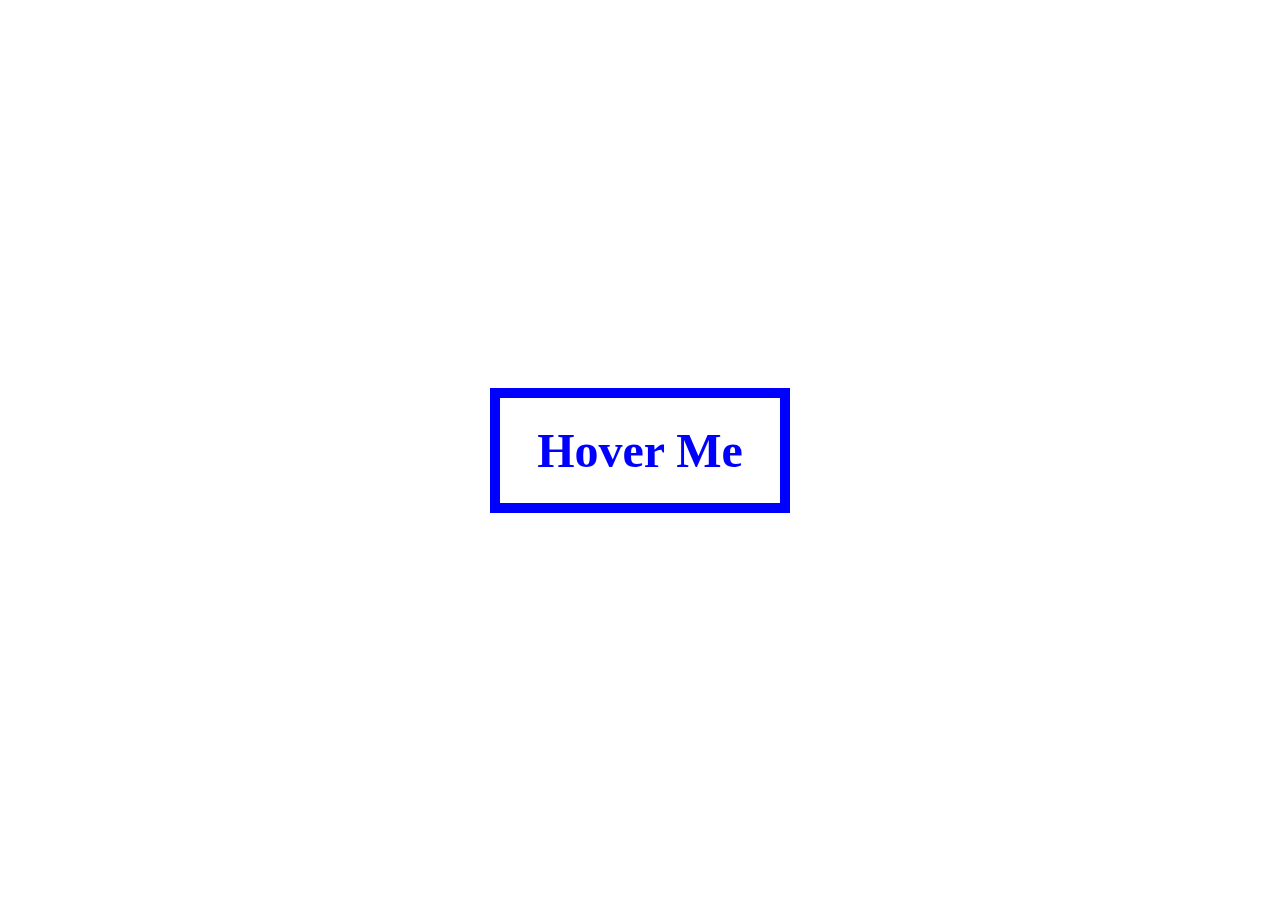
<file: Button-rotate/index.html>
<!DOCTYPE html>
<html>
<head>
	<title>Rotate Button Design</title>
	<link rel="stylesheet" href="style.css">
</head>
<body>
	<div class="btn-parent">
		<div class="btn default-view">Hover Me</div>
		<div class="btn hover-view">Surprise!</div>
	</div>
</body>
</html>
</file>
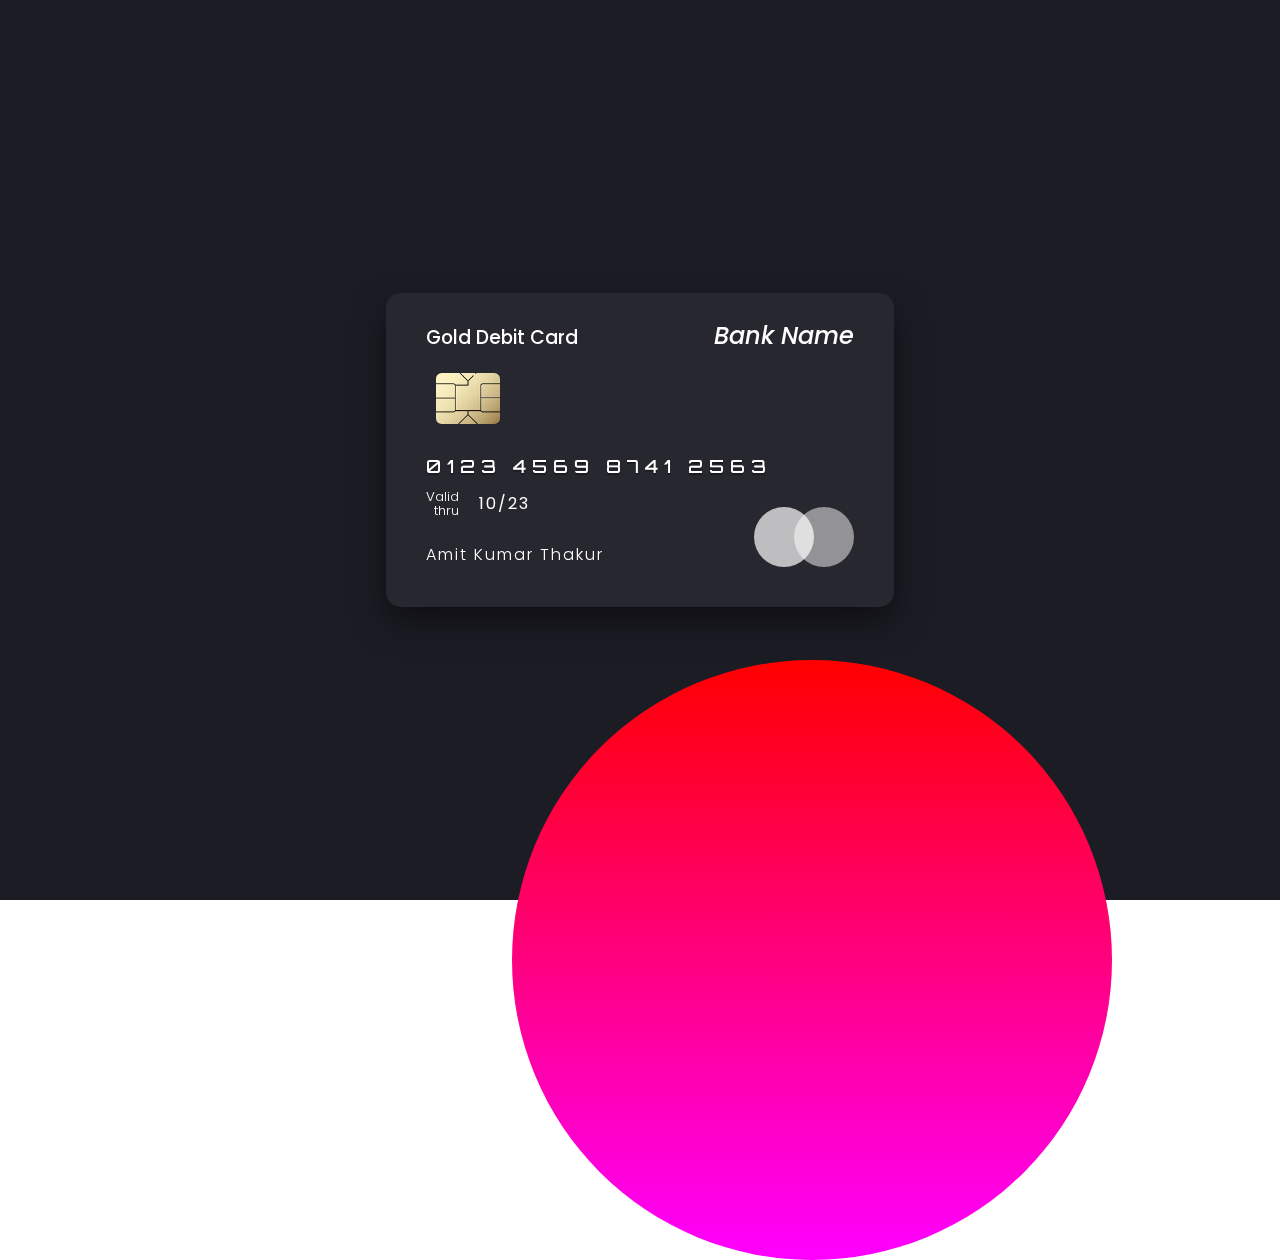
<file: Flip card/index.html>
<!DOCTYPE html>
<html>
<head>
	<title>
		Flip Debit Card
	</title>
	<link rel="stylesheet" type="text/css" href="style.css">
</head>
<body>
	<section>
		<div class="card">
			<div class="face front">
				<h3 class="debit">
					Gold Debit Card
				</h3>
				<h3 class="bank">
					Bank Name
				</h3>
				<img src="chip.jpg" class="chip">
				<h3 class="number">
					0123 4569 8741 2563
				</h3>
				<h5 class="valid"><span>Valid<br>thru</span><span>10/23</span></h5>
				<h5 class="cardHolder">
					Amit Kumar Thakur
				</h5>
			</div>
			<div class="face back">
				<div class="blackbar">
					
				</div>
				<div class="cvvtext">
					<h5>Authorized Signature-not valid unless signed</h5>
					<div class="whiteBar">
						
					</div>
					<div class="cvv">123</div>
				</div>
				<p class="text">
					Lorem Ipsum is simply dummy text of the printing and typesetting industry. Lorem Ipsum has been the industry's standard dummy text ever since the 1500s, when an unknown printer took a galley of type and scrambled it to make a type specimen book. It has survived not only five centuries, but also the leap into electronic typesetting, remaining essentially unchanged. It was popularised in the 1960s with the release of Letraset sheets containing Lorem Ipsum passages, and more recently with desktop publishing software like Aldus PageMaker including versions of Lorem Ipsum.
				</p>
			</div>
		</div>
	</section>
</body>
</html>
</file>
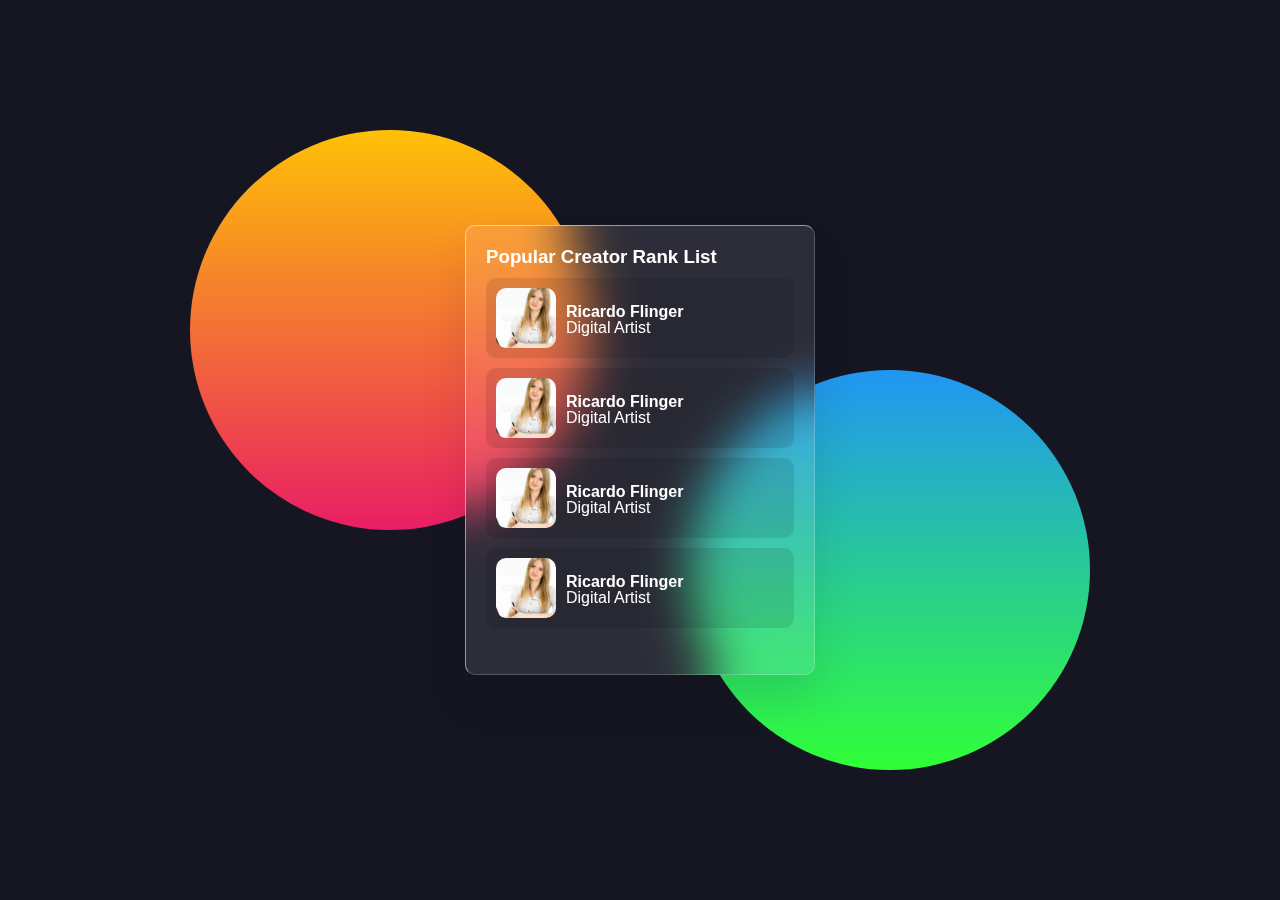
<file: list_hover/index.html>
<!DOCTYPE html>
<html>
<head>
	<meta charset="utf-8">
	<title>Glassmorphism List Hover Effect</title>
	<link rel="stylesheet" type="text/css" href="style.css">
</head>
<body>
	<section>
		<div class="box">
			<h3>
				Popular Creator Rank List
			</h3>
			<div class="list">
				<div class="imgBx">
					<img src="img1.jpg">
				</div>
				<div class="content">
					<h2 class="rank"><small>#</small>1</h2>
					<h4>Ricardo Flinger</h4>
					<p>Digital Artist</p>
				</div>
			</div>

			<div class="list">
				<div class="imgBx">
					<img src="img1.jpg">
				</div>
				<div class="content">
					<h2 class="rank"><small>#</small>2</h2>
					<h4>Ricardo Flinger</h4>
					<p>Digital Artist</p>
				</div>
			</div>

			<div class="list">
				<div class="imgBx">
					<img src="img1.jpg">
				</div>
				<div class="content">
					<h2 class="rank"><small>#</small>3</h2>
					<h4>Ricardo Flinger</h4>
					<p>Digital Artist</p>
				</div>
			</div>

			<div class="list">
				<div class="imgBx">
					<img src="img1.jpg">
				</div>
				<div class="content">
					<h2 class="rank"><small>#</small>4</h2>
					<h4>Ricardo Flinger</h4>
					<p>Digital Artist</p>
				</div>
			</div>
		</div>
	</section>
</body>
</html>
</file>
<file: Button-rotate/style.css>
*{
	box-sizing: border-box;
}
body{
	margin: 0;
	display: flex;
	justify-content: center;
	align-items: center;
	height: 100vh;
	padding: 0;
	perspective: 800px;
}

.btn-parent{
	width: 300px;
	height: 125px;
	position: relative;
	transition: transform 500ms ease-in-out;
	transform-style: preserve-3d;
	transform: translateZ(-62.5px);
}

.btn {
	width: 100%;
	height: 100%;
	font-weight: bold;
	font-size: 3em;
	display: flex;
	justify-content: center;
	align-items: center;
	backface-visibility: hidden;
	cursor: pointer;
	position: absolute;
	border:10px solid blue;

}

.btn-parent:hover{
	transform: rotateX(-90deg) translateY(62.5px);
}

.default-view{
	transform: translateZ(62.5px);
	color: blue;
}


.hover-view {
	background-color: blue;
	color: white;
	transform: rotateX(90deg) translateZ(62.5px);
}
</file>
<file: Flip card/style.css>
@import url('https://fonts.googleapis.com/css2?family=Poppins&display=swap');
@import url('https://fonts.googleapis.com/css2?family=Orbitron:wght@500&display=swap');

*{
	margin: 0;
	padding: 0;
	box-sizing: border-box;
	font-family: 'Poppins', sans-serif;
}

body {
	overflow: hidden;
}

section {
	display: flex;
	justify-content: center;
	align-items: center;
	min-height: 100vh;
	background:#1c1c25;
}

section::before {
	content: '';
	position: absolute;
	bottom: -40%;
	left:40%;
	width: 600px;
	height: 600px;
	background:linear-gradient(#f00,#f0f);
	border-radius: 50%;
}

.card {
	position: relative;
	width: 508px;
	height: 314px;
	transform-style: :preserve-3d;
	perspective: 500px;
}

.card .face{
	position: absolute;
	top: 0;
	left: 0;
	width: 100%;
	height: 100%;
	box-shadow: 0 15px 35px rgba(0,0,0,0.5);
	border-radius: 15px;
	background:rgba(255,255,255,0.05);
	backdrop-filter:blur(10px);
	transform-style:preserve-3d;
	transition: 1s;
	backface-visibility: hidden;
}


.card:hover .face.front{
	transform: rotateY(180deg);
}

.card .face.back{
	transform: rotateY(180deg);
}

.card:hover .face.back{
	transform: rotateY(360deg);
}

.card .face.front::before {
	content: '';
	position: absolute;
	bottom: 40px;
	right: 40px;
	width: 60px;
	height: 60px;
	background:#fff;
	border-radius: 50%;
	opacity: 0.5;
}
.card .face.front::after {
	content: '';
	position: absolute;
	bottom: 40px;
	right: 80px;
	width: 60px;
	height: 60px;
	background:#fff;
	border-radius: 50%;
	opacity: 0.7;
}

.card .face .chip {
	border-radius: 0.35em;

}


.card .face.front .debit {
	position: absolute;
	left: 40px;
	top: 30px;
	color: #fff;
	font-weight: 500;

}

.card .face.front .bank {
	position: absolute;
	right: 40px;
	top: 25px;
	color: #fff;
	font-weight: 500;
	font-style: italic;
	font-size: 24px;
	
}

.card .face.front .chip {
	position: absolute;
	top: 80px;
	left: 50px;
	max-width: 64px;

	
}

.card .face.front .number {
	position: absolute;
	bottom: 130px;
	left: 40px;
	color: #fff;
	font-weight: 500;
	letter-spacing: 6px;
	font-size: 18px;
	text-shadow: 0 2px 1px #0005;
	font-family: 'Orbitron',sans-serif;
}

.card .face.front .valid {
	position: absolute;
	bottom: 90px;
	left: 40px;
	display: flex;
	justify-content: center;
	align-items: center;
	color: #fff;
	font-weight: 300;
	line-height: 1em;
	text-align: right;
}

.card .face.front .valid span:last-child{
	margin-left: 20px;
	font-size: 16px;
	font-weight: 400;
	letter-spacing: 2px;
}

.card .face.front .cardHolder {
	position: absolute;
	bottom: 40px;
	left:40px;
	color: #fff;
	font-weight: 300;
	font-size: 16px;
	letter-spacing: 2px;

}

.card .face.back .blackbar {
	position: absolute;
	top:40px;
	width: 100%;
	height: 60px;
	background-color: #000;

}

.card .face.back .cvvtext {
	position: absolute;
	top: 120px;
	left: 30px;

}

.card .face.back .cvvtext h5{
	color: #fff;
	font-weight: 400;
	font-size: 12px;
	text-transform: uppercase;
	letter-spacing: 2px;
}

.card .face.back .cvvtext .whiteBar{
	position: relative;
	width: 400px;
	height: 40px;
	background-color: #fff;
	margin-top: 5px;
}

.card .face.back .cvvtext .cvv{
	position: relative;
	background-color: #ccc;
	color: #fff;
	width: 50px;
	height: 30px;
	font-weight: 600;
	letter-spacing: 3px;
	display: flex;
	justify-content: center;
	align-items: center;
	left: 395px;
	top:-35px;
}

.card .face.back .text {
	position: absolute;
	bottom: 30px;
	left: 30px;
	right: 30px;
	color: #fff;
	font-size: 10px;
	line-height: 1.4em;
	font-weight: 300;
}
</file>
<file: list_hover/style.css>
* {
	margin: 0;
	padding: 0;
	box-sizing: border-box;
	font-family: sans-serif;
}

section {
	position: relative;
	background:#161623;
	min-height: 100vh;
	overflow: hidden;
	display: flex;
	justify-content: center;
	align-items: center;
}

section::before{
	content: '';
	position: absolute;
	width: 400px;
	height: 400px;
	background:linear-gradient(#ffc107, #e91e63);
	border-radius: 50%;
	transform: translate(-250px, -120px);
}

section::after{
	content: '';
	position: absolute;
	width: 400px;
	height: 400px;
	background:linear-gradient(#2196f3, #31ff37);
	border-radius: 50%;
	transform: translate(250px, 120px);
}

.box {
	position: relative;
	min-width: 350px;
	min-height: 450px;
	background:rgba(255, 255, 255, 0.1);
	box-shadow: 0 25px 45px rgba(0,0,0,0.1);
	border:1px solid rgba(255,255,255,0.5);
	border-right: 1px solid rgba(255,255,255,0.2);
	border-bottom: 1px solid rgba(255,255,255,0.2);
	border-radius: 10px;
	z-index: 1;
	padding: 20px;
	backdrop-filter:blur(25px);
}

.box h3{
	color: #fff;

}

.box .list{
	position: relative;
	display: flex;
	padding: 10px;
	background:rgba(0,0,0,0.1);
	border-radius: 10px;
	margin:10px 0;
	cursor: pointer;
	transition: 0.5s;
	overflow: hidden;
}

.box .list:hover {
	background:#fff;
	box-shadow: -15px 30px 50px rgba(0,0,0,0.5);
	transform: scale(1.15) translateX(30px) translateY(-15px);
	z-index: 1000;
}

.box .list .imgBx{
	position: relative;
	width: 60px;
	height: 60px;
	border-radius: 10px;
	overflow: hidden;
	margin-right: 10px;
}

.box .list .imgBx img{
	position: absolute;
	top: 0;
	left: 0;
	width: 100%;
	height: 100%;
	object-fit: cover;
}

.box .list .content {
	display: flex;
	flex-direction: column;
	justify-content: center;
	color: #fff;
}

.box .list .content .rank{
	position: absolute;
	right: -50px;
	color: #03a9f4;
	transition: 0.5s;
	font-size: 2em;
}

.box .list .content .rank small{
	font-weight: 500;
	opacity: 0.25;
}

.box .list:hover .content .rank {
	right: 20px;

}

.box .list .content h4 {
	line-height: 1.2em;
	font-weight: 600;
	transition: 0.5s;
}

.box .list .content p{
	line-height: 0.75em;
	transition: 0.5s;
}

.box .list:hover .content h4,
.box .list:hover .content p
{
	color: #333;
}
</file>
